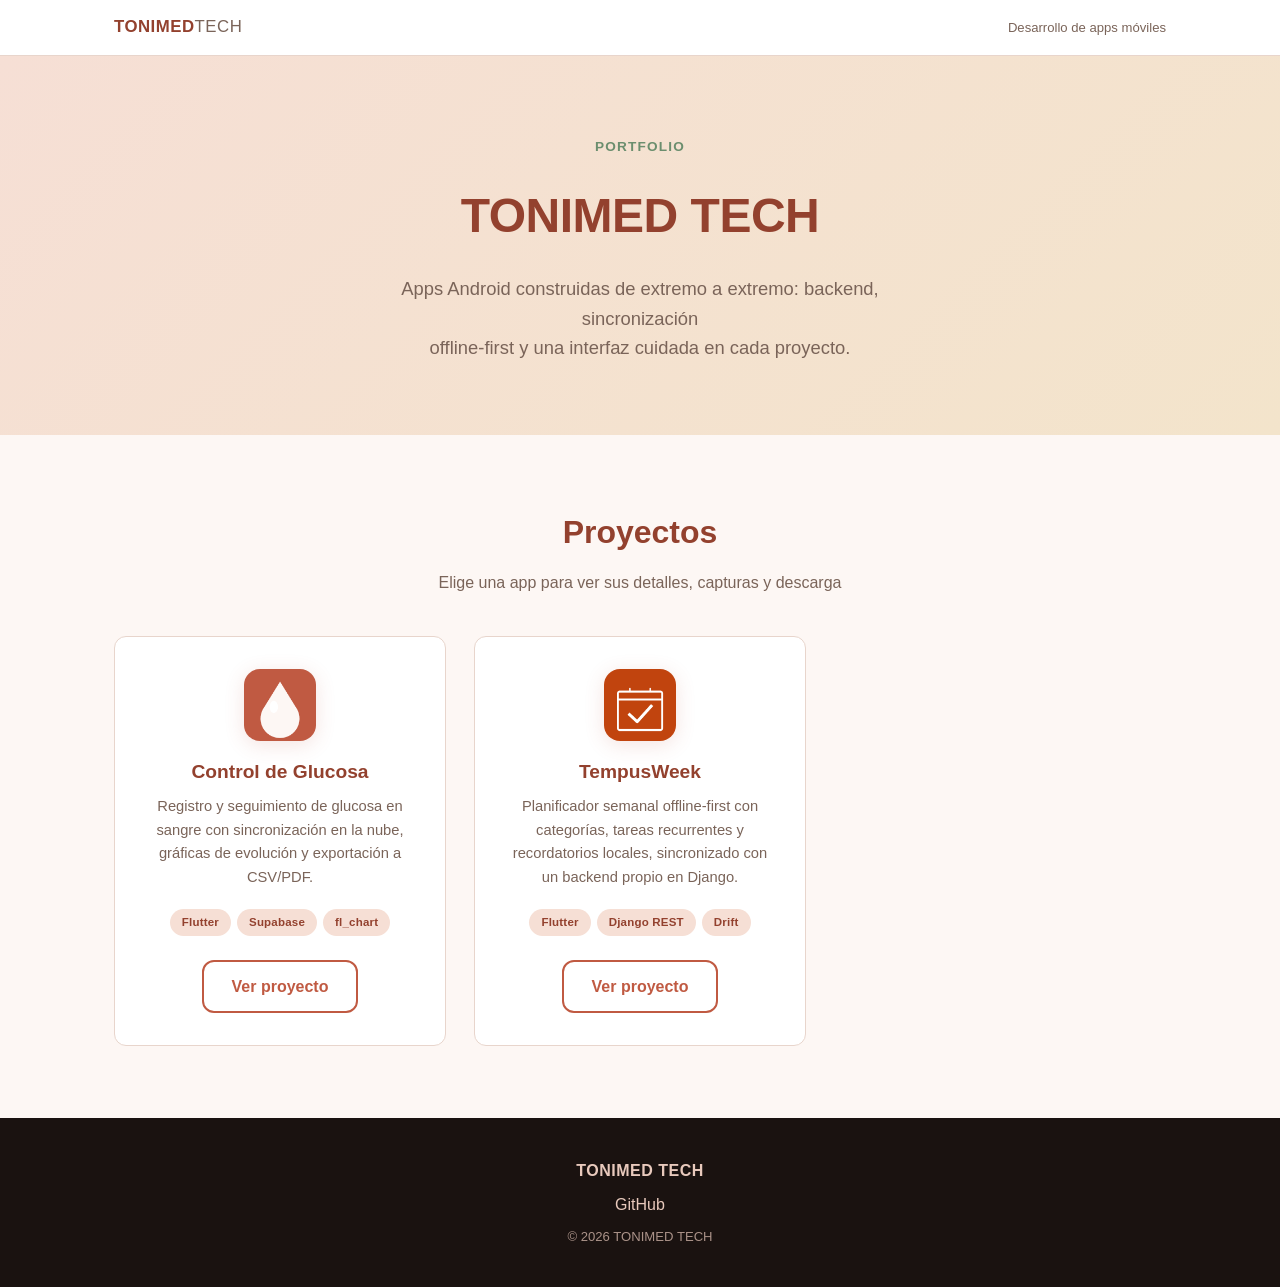
<file: docs/index.html>
<!DOCTYPE html>
<html lang="es">
<head>
  <meta charset="UTF-8" />
  <meta name="viewport" content="width=device-width, initial-scale=1.0" />
  <meta name="description" content="TONIMED TECH — portfolio de apps Android: Control de Glucosa y TempusWeek." />
  <title>TONIMED TECH — Portfolio</title>
  <link rel="stylesheet" href="css/style.css" />
  <link rel="icon" type="image/png" href="glucocontrol/img/logo.png" />
</head>
<body>

  <!-- ═══════════════════ BRANDBAR ═══════════════════ -->
  <nav class="brandbar">
    <div class="container brandbar__inner">
      <a href="index.html" class="brandbar__logo">TONIMED<span>TECH</span></a>
      <span class="brandbar__tagline">Desarrollo de apps móviles</span>
    </div>
  </nav>

  <!-- ═══════════════════ HERO ═══════════════════ -->
  <header class="hero">
    <div class="container hero__inner">
      <p class="hero__eyebrow">Portfolio</p>
      <h1 class="hero__title">TONIMED TECH</h1>
      <p class="hero__subtitle">
        Apps Android construidas de extremo a extremo: backend, sincronización<br />
        offline-first y una interfaz cuidada en cada proyecto.
      </p>
    </div>
  </header>

  <!-- ═══════════════════ PROYECTOS ═══════════════════ -->
  <section class="section" id="proyectos">
    <div class="container">
      <h2 class="section__title">Proyectos</h2>
      <p class="section__subtitle">Elige una app para ver sus detalles, capturas y descarga</p>
      <div class="projects">

        <a href="glucocontrol/index.html" class="project-card">
          <img src="glucocontrol/img/logo.png" alt="Icono de Control de Glucosa" class="project-card__logo" />
          <h3 class="project-card__title">Control de Glucosa</h3>
          <p class="project-card__desc">
            Registro y seguimiento de glucosa en sangre con sincronización en la nube,
            gráficas de evolución y exportación a CSV/PDF.
          </p>
          <div class="project-card__badges">
            <span class="badge">Flutter</span>
            <span class="badge">Supabase</span>
            <span class="badge">fl_chart</span>
          </div>
          <span class="btn btn--secondary">Ver proyecto</span>
        </a>

        <a href="tempusweek/index.html" class="project-card">
          <img src="tempusweek/img/logo.png" alt="Icono de TempusWeek" class="project-card__logo" />
          <h3 class="project-card__title">TempusWeek</h3>
          <p class="project-card__desc">
            Planificador semanal offline-first con categorías, tareas recurrentes
            y recordatorios locales, sincronizado con un backend propio en Django.
          </p>
          <div class="project-card__badges">
            <span class="badge">Flutter</span>
            <span class="badge">Django REST</span>
            <span class="badge">Drift</span>
          </div>
          <span class="btn btn--secondary">Ver proyecto</span>
        </a>

      </div>
    </div>
  </section>

  <!-- ═══════════════════ FOOTER ═══════════════════ -->
  <footer class="footer">
    <div class="container footer__inner">
      <p style="font-weight:700; letter-spacing:0.5px;">TONIMED TECH</p>
      <p>
        <a href="https://github.com/tonimed" target="_blank" rel="noopener">GitHub</a>
      </p>
      <p class="footer__copy">© 2026 TONIMED TECH</p>
    </div>
  </footer>

</body>
</html>
</file>
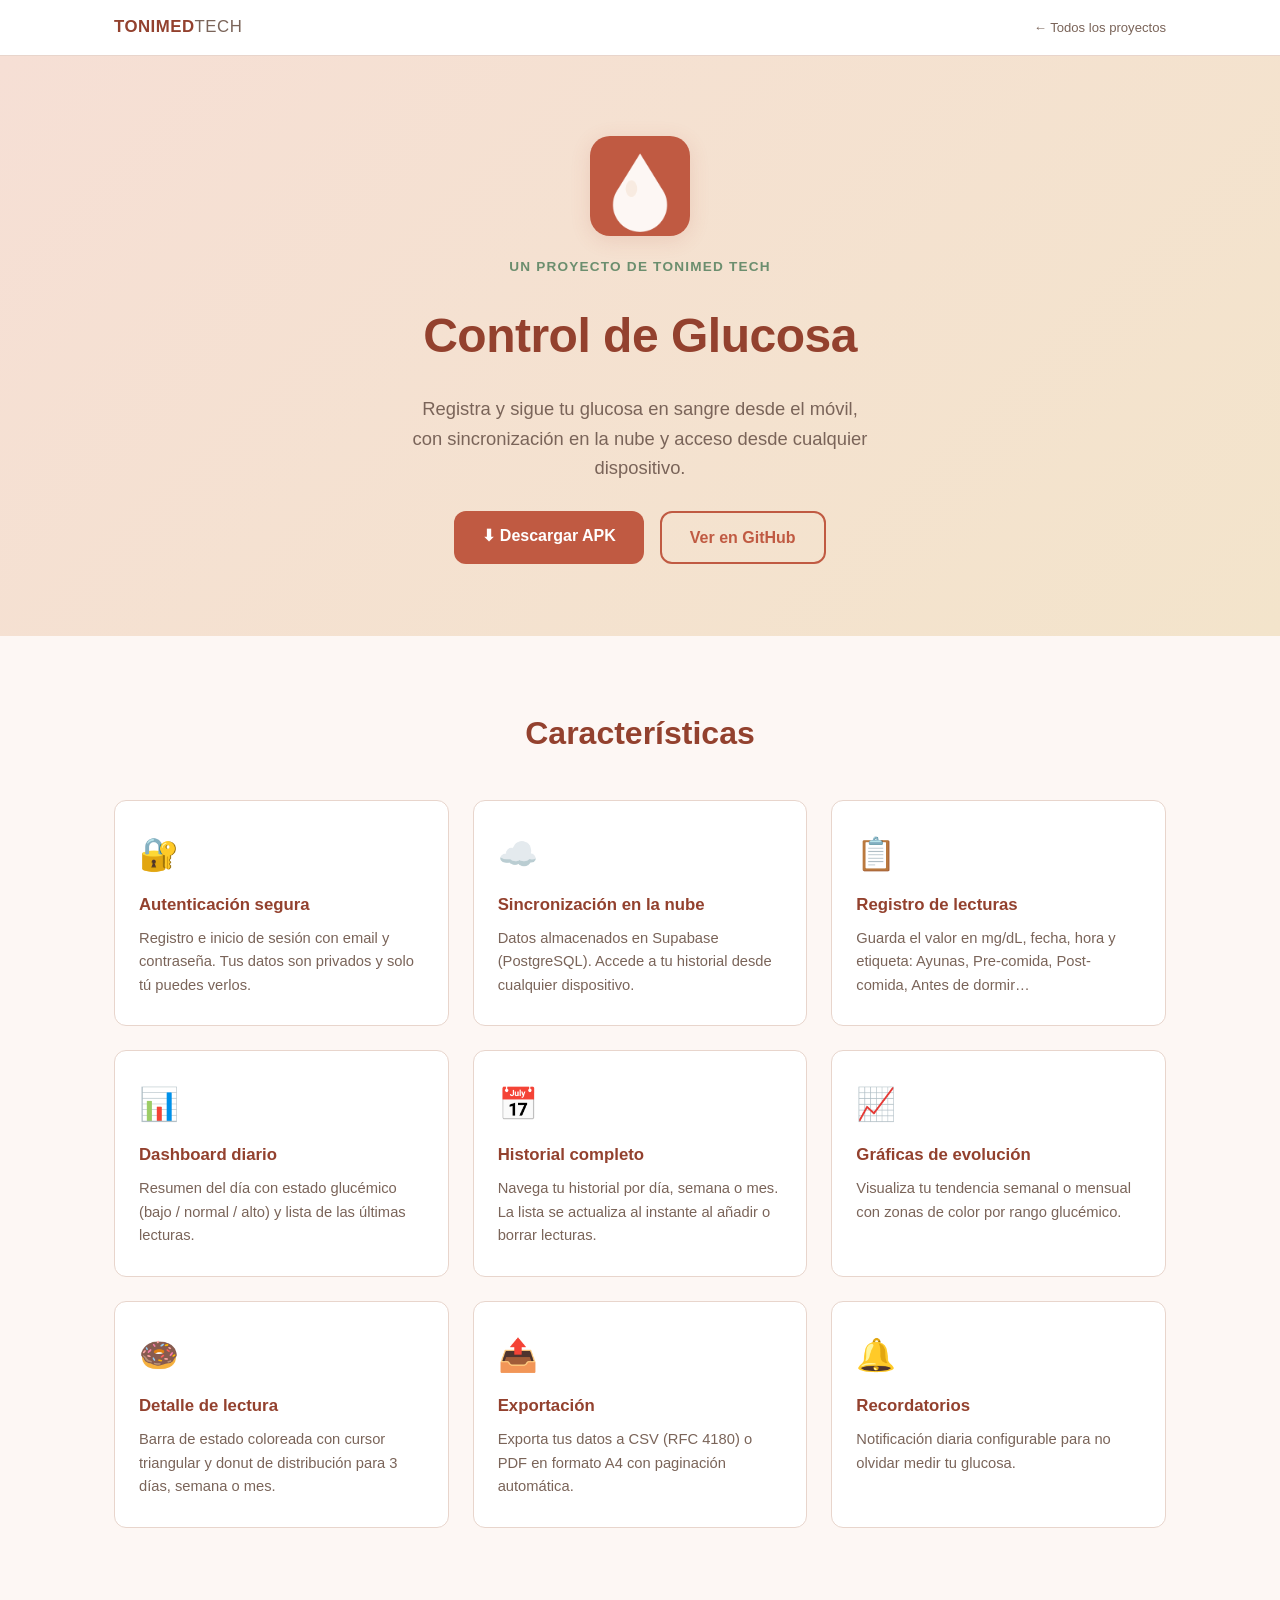
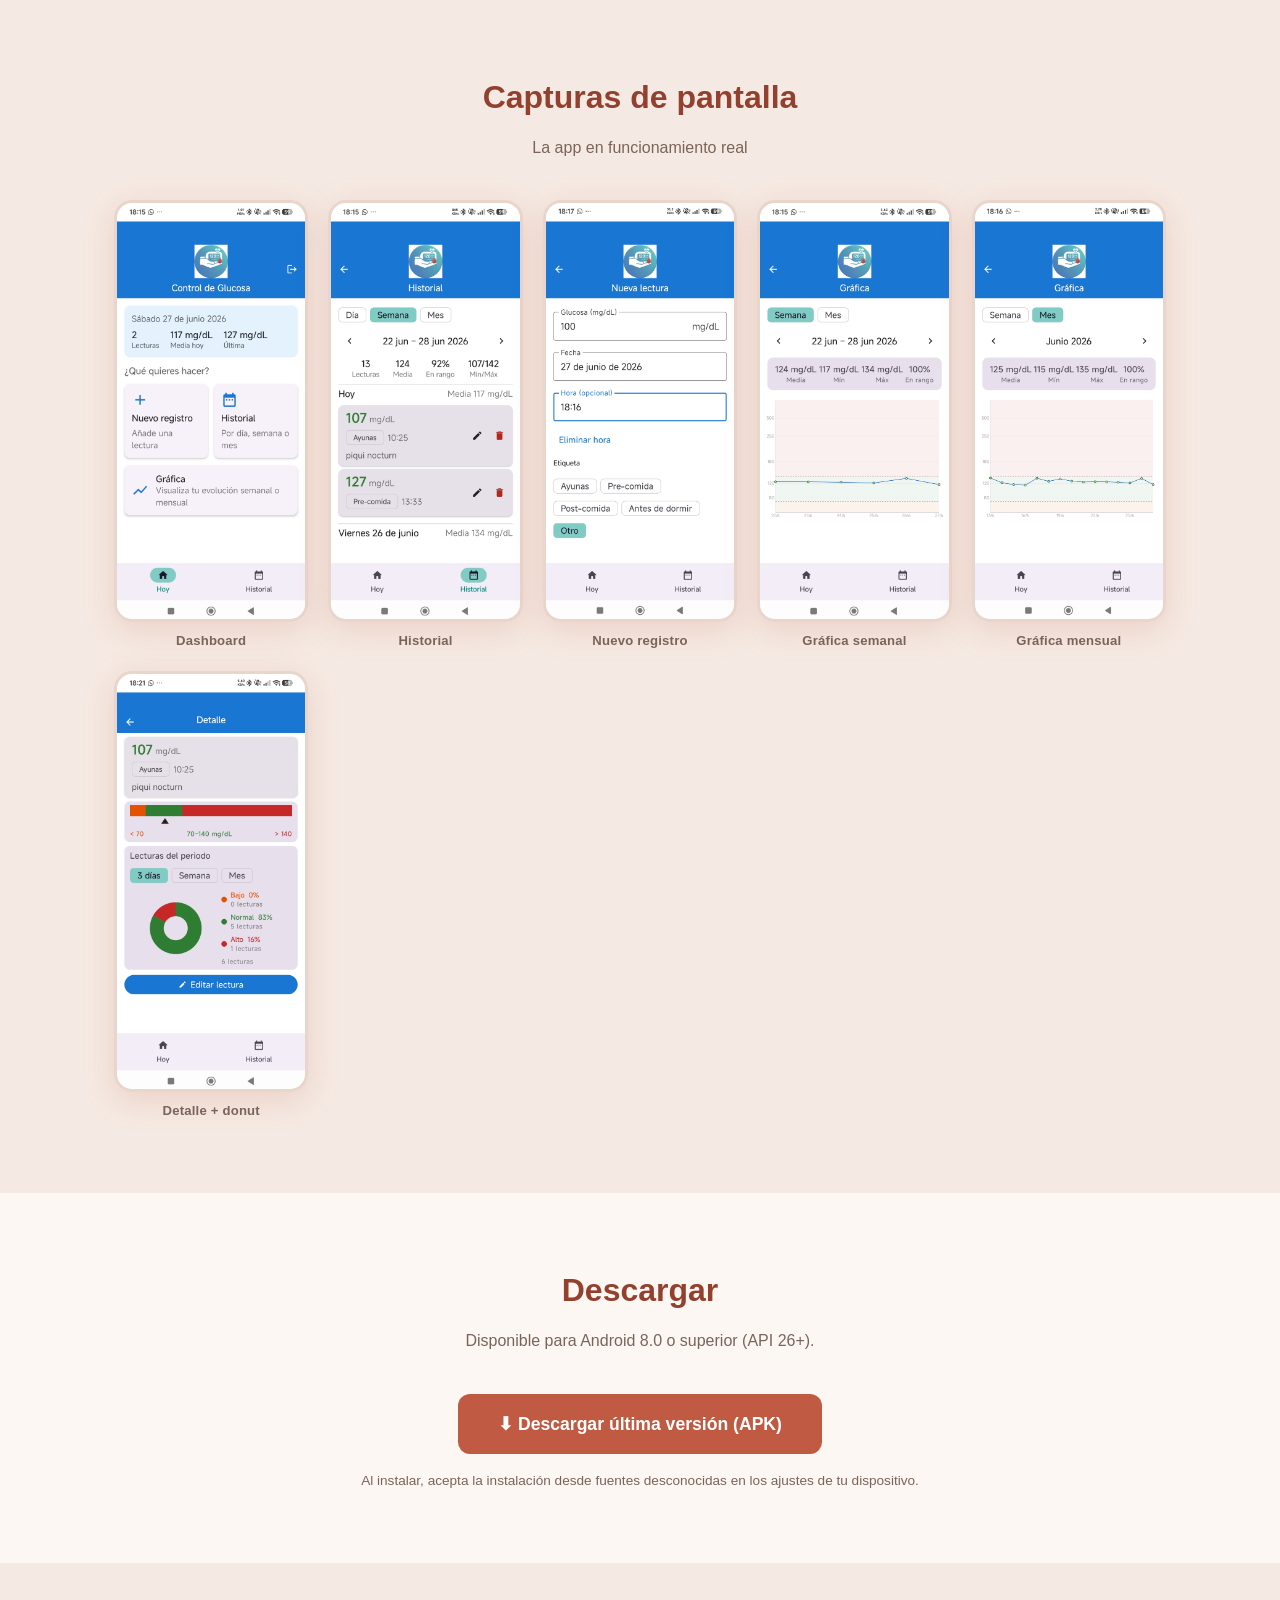
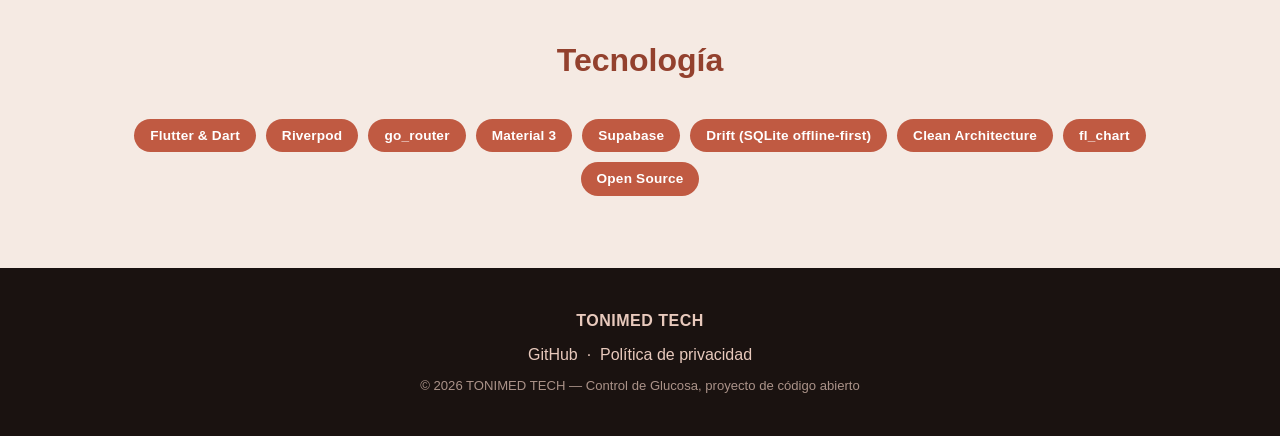
<file: docs/glucocontrol/index.html>
<!DOCTYPE html>
<html lang="es">
<head>
  <meta charset="UTF-8" />
  <meta name="viewport" content="width=device-width, initial-scale=1.0" />
  <meta name="description" content="TONIMED TECH — Control de Glucosa, app Android para registro y seguimiento de glucosa en sangre con sincronización en la nube." />
  <title>TONIMED TECH — Control de Glucosa</title>
  <link rel="stylesheet" href="../css/style.css" />
  <link rel="icon" type="image/png" href="img/logo.png" />
</head>
<body>

  <!-- ═══════════════════ BRANDBAR ═══════════════════ -->
  <nav class="brandbar">
    <div class="container brandbar__inner">
      <a href="../index.html" class="brandbar__logo">TONIMED<span>TECH</span></a>
      <span class="brandbar__tagline">← Todos los proyectos</span>
    </div>
  </nav>

  <!-- ═══════════════════ HERO ═══════════════════ -->
  <header class="hero">
    <div class="container hero__inner">
      <img src="img/logo.png" alt="Icono de Control de Glucosa" class="hero__logo" />
      <p class="hero__eyebrow">Un proyecto de TONIMED TECH</p>
      <h1 class="hero__title">Control de Glucosa</h1>
      <p class="hero__subtitle">
        Registra y sigue tu glucosa en sangre desde el móvil,<br />
        con sincronización en la nube y acceso desde cualquier dispositivo.
      </p>
      <div class="hero__actions">
        <a href="https://github.com/tonimed/glucocontrol/releases/latest" class="btn btn--primary" target="_blank" rel="noopener">
          ⬇ Descargar APK
        </a>
        <a href="https://github.com/tonimed/glucocontrol" class="btn btn--secondary" target="_blank" rel="noopener">
          Ver en GitHub
        </a>
      </div>
    </div>
  </header>

  <!-- ═══════════════════ CARACTERÍSTICAS ═══════════════════ -->
  <section class="section" id="caracteristicas">
    <div class="container">
      <h2 class="section__title">Características</h2>
      <div class="features">

        <div class="feature-card">
          <span class="feature-card__icon">🔐</span>
          <h3>Autenticación segura</h3>
          <p>Registro e inicio de sesión con email y contraseña. Tus datos son privados y solo tú puedes verlos.</p>
        </div>

        <div class="feature-card">
          <span class="feature-card__icon">☁️</span>
          <h3>Sincronización en la nube</h3>
          <p>Datos almacenados en Supabase (PostgreSQL). Accede a tu historial desde cualquier dispositivo.</p>
        </div>

        <div class="feature-card">
          <span class="feature-card__icon">📋</span>
          <h3>Registro de lecturas</h3>
          <p>Guarda el valor en mg/dL, fecha, hora y etiqueta: Ayunas, Pre-comida, Post-comida, Antes de dormir…</p>
        </div>

        <div class="feature-card">
          <span class="feature-card__icon">📊</span>
          <h3>Dashboard diario</h3>
          <p>Resumen del día con estado glucémico (bajo / normal / alto) y lista de las últimas lecturas.</p>
        </div>

        <div class="feature-card">
          <span class="feature-card__icon">📅</span>
          <h3>Historial completo</h3>
          <p>Navega tu historial por día, semana o mes. La lista se actualiza al instante al añadir o borrar lecturas.</p>
        </div>

        <div class="feature-card">
          <span class="feature-card__icon">📈</span>
          <h3>Gráficas de evolución</h3>
          <p>Visualiza tu tendencia semanal o mensual con zonas de color por rango glucémico.</p>
        </div>

        <div class="feature-card">
          <span class="feature-card__icon">🍩</span>
          <h3>Detalle de lectura</h3>
          <p>Barra de estado coloreada con cursor triangular y donut de distribución para 3 días, semana o mes.</p>
        </div>

        <div class="feature-card">
          <span class="feature-card__icon">📤</span>
          <h3>Exportación</h3>
          <p>Exporta tus datos a CSV (RFC 4180) o PDF en formato A4 con paginación automática.</p>
        </div>

        <div class="feature-card">
          <span class="feature-card__icon">🔔</span>
          <h3>Recordatorios</h3>
          <p>Notificación diaria configurable para no olvidar medir tu glucosa.</p>
        </div>

      </div>
    </div>
  </section>

  <!-- ═══════════════════ CAPTURAS ═══════════════════ -->
  <section class="section section--alt" id="capturas">
    <div class="container">
      <h2 class="section__title">Capturas de pantalla</h2>
      <p class="section__subtitle">La app en funcionamiento real</p>
      <div class="screenshots">
        <figure class="screenshot-item">
          <img src="img/screenshots/screenshot_dashboard.jpg" alt="Dashboard diario con resumen de lecturas" loading="lazy" />
          <figcaption>Dashboard</figcaption>
        </figure>
        <figure class="screenshot-item">
          <img src="img/screenshots/screenshot_historial.jpg" alt="Historial semanal de lecturas" loading="lazy" />
          <figcaption>Historial</figcaption>
        </figure>
        <figure class="screenshot-item">
          <img src="img/screenshots/screenshot_nueva_lectura.jpg" alt="Formulario de nueva lectura" loading="lazy" />
          <figcaption>Nuevo registro</figcaption>
        </figure>
        <figure class="screenshot-item">
          <img src="img/screenshots/screenshot_grafica_semana.jpg" alt="Gráfica de evolución semanal" loading="lazy" />
          <figcaption>Gráfica semanal</figcaption>
        </figure>
        <figure class="screenshot-item">
          <img src="img/screenshots/screenshot_grafica_mes.jpg" alt="Gráfica de evolución mensual" loading="lazy" />
          <figcaption>Gráfica mensual</figcaption>
        </figure>
        <figure class="screenshot-item">
          <img src="img/screenshots/screenshot_detalle.jpg" alt="Detalle de lectura con donut de distribución" loading="lazy" />
          <figcaption>Detalle + donut</figcaption>
        </figure>
      </div>
    </div>
  </section>

  <!-- ═══════════════════ DESCARGA ═══════════════════ -->
  <section class="section" id="descarga">
    <div class="container text-center">
      <h2 class="section__title">Descargar</h2>
      <p class="section__subtitle">
        Disponible para Android 8.0 o superior (API 26+).
      </p>
      <a href="https://github.com/tonimed/glucocontrol/releases/latest" class="btn btn--primary btn--large" target="_blank" rel="noopener">
        ⬇ Descargar última versión (APK)
      </a>
      <p class="download-note">
        Al instalar, acepta la instalación desde fuentes desconocidas en los ajustes de tu dispositivo.
      </p>
    </div>
  </section>

  <!-- ═══════════════════ TECNOLOGÍA ═══════════════════ -->
  <section class="section section--alt" id="tecnologia">
    <div class="container">
      <h2 class="section__title">Tecnología</h2>
      <div class="badges">
        <span class="badge">Flutter &amp; Dart</span>
        <span class="badge">Riverpod</span>
        <span class="badge">go_router</span>
        <span class="badge">Material 3</span>
        <span class="badge">Supabase</span>
        <span class="badge">Drift (SQLite offline-first)</span>
        <span class="badge">Clean Architecture</span>
        <span class="badge">fl_chart</span>
        <span class="badge">Open Source</span>
      </div>
    </div>
  </section>

  <!-- ═══════════════════ FOOTER ═══════════════════ -->
  <footer class="footer">
    <div class="container footer__inner">
      <p style="font-weight:700; letter-spacing:0.5px;">TONIMED TECH</p>
      <p>
        <a href="https://github.com/tonimed/glucocontrol" target="_blank" rel="noopener">GitHub</a>
        &nbsp;·&nbsp;
        <a href="privacy.html">Política de privacidad</a>
      </p>
      <p class="footer__copy">© 2026 TONIMED TECH — Control de Glucosa, proyecto de código abierto</p>
    </div>
  </footer>

</body>
</html>
</file>
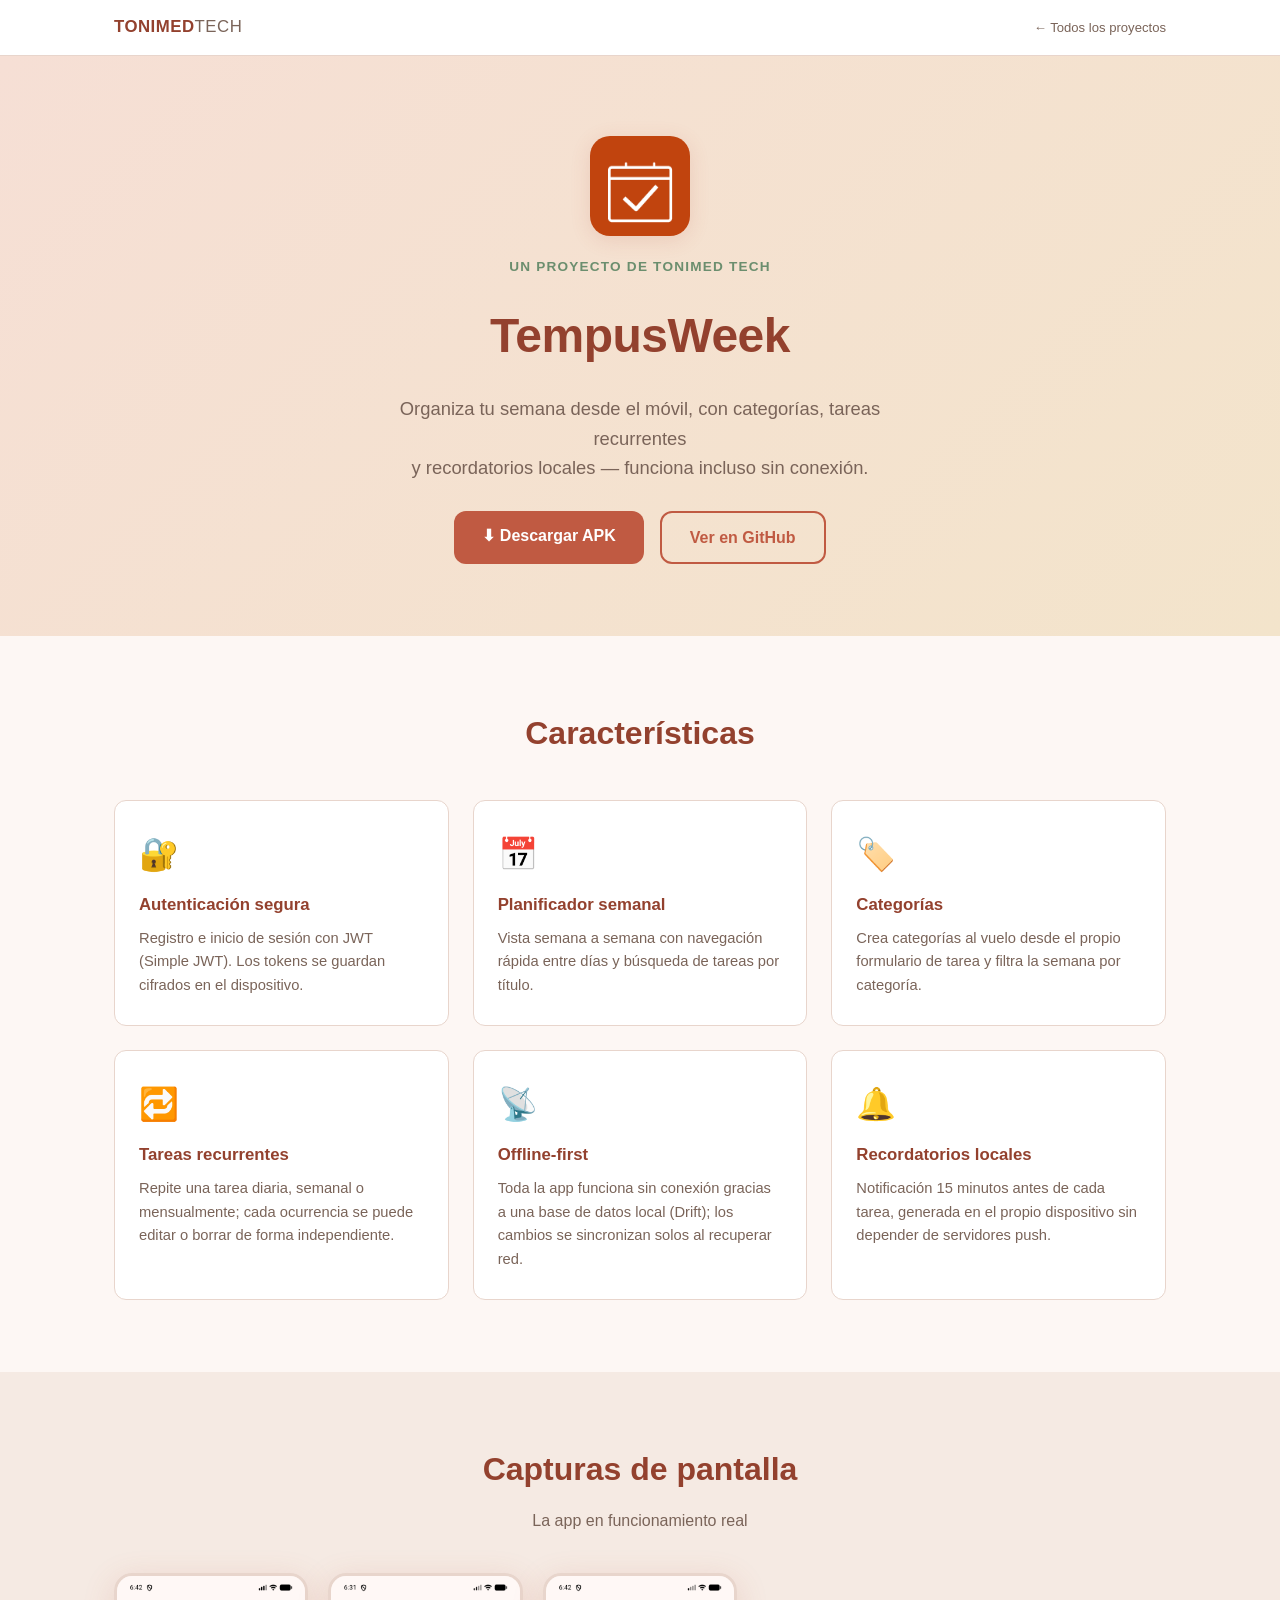
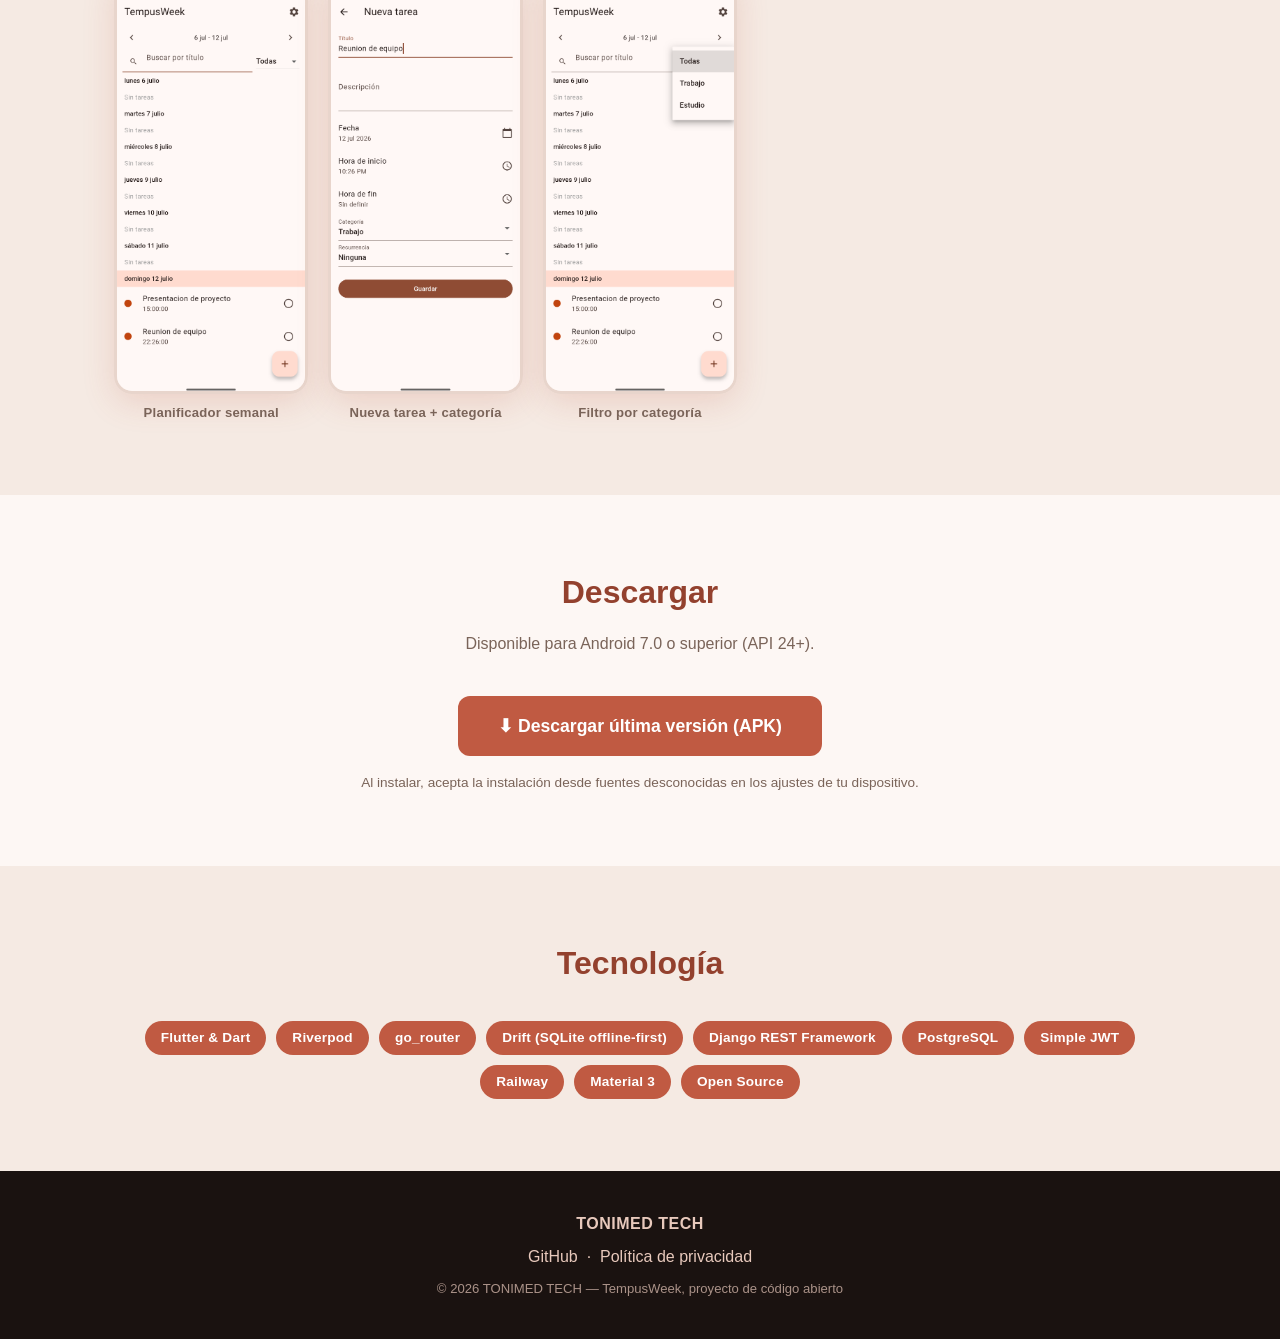
<file: docs/tempusweek/index.html>
<!DOCTYPE html>
<html lang="es">
<head>
  <meta charset="UTF-8" />
  <meta name="viewport" content="width=device-width, initial-scale=1.0" />
  <meta name="description" content="TONIMED TECH — TempusWeek, planificador semanal Android con sincronización offline-first y recordatorios locales." />
  <title>TONIMED TECH — TempusWeek</title>
  <link rel="stylesheet" href="../css/style.css" />
  <link rel="icon" type="image/png" href="img/logo.png" />
</head>
<body>

  <!-- ═══════════════════ BRANDBAR ═══════════════════ -->
  <nav class="brandbar">
    <div class="container brandbar__inner">
      <a href="../index.html" class="brandbar__logo">TONIMED<span>TECH</span></a>
      <span class="brandbar__tagline">← Todos los proyectos</span>
    </div>
  </nav>

  <!-- ═══════════════════ HERO ═══════════════════ -->
  <header class="hero">
    <div class="container hero__inner">
      <img src="img/logo.png" alt="Icono de TempusWeek" class="hero__logo" />
      <p class="hero__eyebrow">Un proyecto de TONIMED TECH</p>
      <h1 class="hero__title">TempusWeek</h1>
      <p class="hero__subtitle">
        Organiza tu semana desde el móvil, con categorías, tareas recurrentes<br />
        y recordatorios locales — funciona incluso sin conexión.
      </p>
      <div class="hero__actions">
        <a href="https://github.com/tonimed/TempusWeek/releases" class="btn btn--primary" target="_blank" rel="noopener">
          ⬇ Descargar APK
        </a>
        <a href="https://github.com/tonimed/TempusWeek" class="btn btn--secondary" target="_blank" rel="noopener">
          Ver en GitHub
        </a>
      </div>
    </div>
  </header>

  <!-- ═══════════════════ CARACTERÍSTICAS ═══════════════════ -->
  <section class="section" id="caracteristicas">
    <div class="container">
      <h2 class="section__title">Características</h2>
      <div class="features">

        <div class="feature-card">
          <span class="feature-card__icon">🔐</span>
          <h3>Autenticación segura</h3>
          <p>Registro e inicio de sesión con JWT (Simple JWT). Los tokens se guardan cifrados en el dispositivo.</p>
        </div>

        <div class="feature-card">
          <span class="feature-card__icon">📅</span>
          <h3>Planificador semanal</h3>
          <p>Vista semana a semana con navegación rápida entre días y búsqueda de tareas por título.</p>
        </div>

        <div class="feature-card">
          <span class="feature-card__icon">🏷️</span>
          <h3>Categorías</h3>
          <p>Crea categorías al vuelo desde el propio formulario de tarea y filtra la semana por categoría.</p>
        </div>

        <div class="feature-card">
          <span class="feature-card__icon">🔁</span>
          <h3>Tareas recurrentes</h3>
          <p>Repite una tarea diaria, semanal o mensualmente; cada ocurrencia se puede editar o borrar de forma independiente.</p>
        </div>

        <div class="feature-card">
          <span class="feature-card__icon">📡</span>
          <h3>Offline-first</h3>
          <p>Toda la app funciona sin conexión gracias a una base de datos local (Drift); los cambios se sincronizan solos al recuperar red.</p>
        </div>

        <div class="feature-card">
          <span class="feature-card__icon">🔔</span>
          <h3>Recordatorios locales</h3>
          <p>Notificación 15 minutos antes de cada tarea, generada en el propio dispositivo sin depender de servidores push.</p>
        </div>

      </div>
    </div>
  </section>

  <!-- ═══════════════════ CAPTURAS ═══════════════════ -->
  <section class="section section--alt" id="capturas">
    <div class="container">
      <h2 class="section__title">Capturas de pantalla</h2>
      <p class="section__subtitle">La app en funcionamiento real</p>
      <div class="screenshots">
        <figure class="screenshot-item">
          <img src="img/screenshots/screenshot_planificador_semanal.png" alt="Vista semanal con varias tareas y categorías" loading="lazy" />
          <figcaption>Planificador semanal</figcaption>
        </figure>
        <figure class="screenshot-item">
          <img src="img/screenshots/screenshot_tarea_categoria.png" alt="Formulario de nueva tarea con categoría" loading="lazy" />
          <figcaption>Nueva tarea + categoría</figcaption>
        </figure>
        <figure class="screenshot-item">
          <img src="img/screenshots/screenshot_filtro_categorias.png" alt="Filtro de tareas por categoría" loading="lazy" />
          <figcaption>Filtro por categoría</figcaption>
        </figure>
      </div>
    </div>
  </section>

  <!-- ═══════════════════ DESCARGA ═══════════════════ -->
  <section class="section" id="descarga">
    <div class="container text-center">
      <h2 class="section__title">Descargar</h2>
      <p class="section__subtitle">
        Disponible para Android 7.0 o superior (API 24+).
      </p>
      <a href="https://github.com/tonimed/TempusWeek/releases" class="btn btn--primary btn--large" target="_blank" rel="noopener">
        ⬇ Descargar última versión (APK)
      </a>
      <p class="download-note">
        Al instalar, acepta la instalación desde fuentes desconocidas en los ajustes de tu dispositivo.
      </p>
    </div>
  </section>

  <!-- ═══════════════════ TECNOLOGÍA ═══════════════════ -->
  <section class="section section--alt" id="tecnologia">
    <div class="container">
      <h2 class="section__title">Tecnología</h2>
      <div class="badges">
        <span class="badge">Flutter &amp; Dart</span>
        <span class="badge">Riverpod</span>
        <span class="badge">go_router</span>
        <span class="badge">Drift (SQLite offline-first)</span>
        <span class="badge">Django REST Framework</span>
        <span class="badge">PostgreSQL</span>
        <span class="badge">Simple JWT</span>
        <span class="badge">Railway</span>
        <span class="badge">Material 3</span>
        <span class="badge">Open Source</span>
      </div>
    </div>
  </section>

  <!-- ═══════════════════ FOOTER ═══════════════════ -->
  <footer class="footer">
    <div class="container footer__inner">
      <p style="font-weight:700; letter-spacing:0.5px;">TONIMED TECH</p>
      <p>
        <a href="https://github.com/tonimed/TempusWeek" target="_blank" rel="noopener">GitHub</a>
        &nbsp;·&nbsp;
        <a href="privacy.html">Política de privacidad</a>
      </p>
      <p class="footer__copy">© 2026 TONIMED TECH — TempusWeek, proyecto de código abierto</p>
    </div>
  </footer>

</body>
</html>
</file>
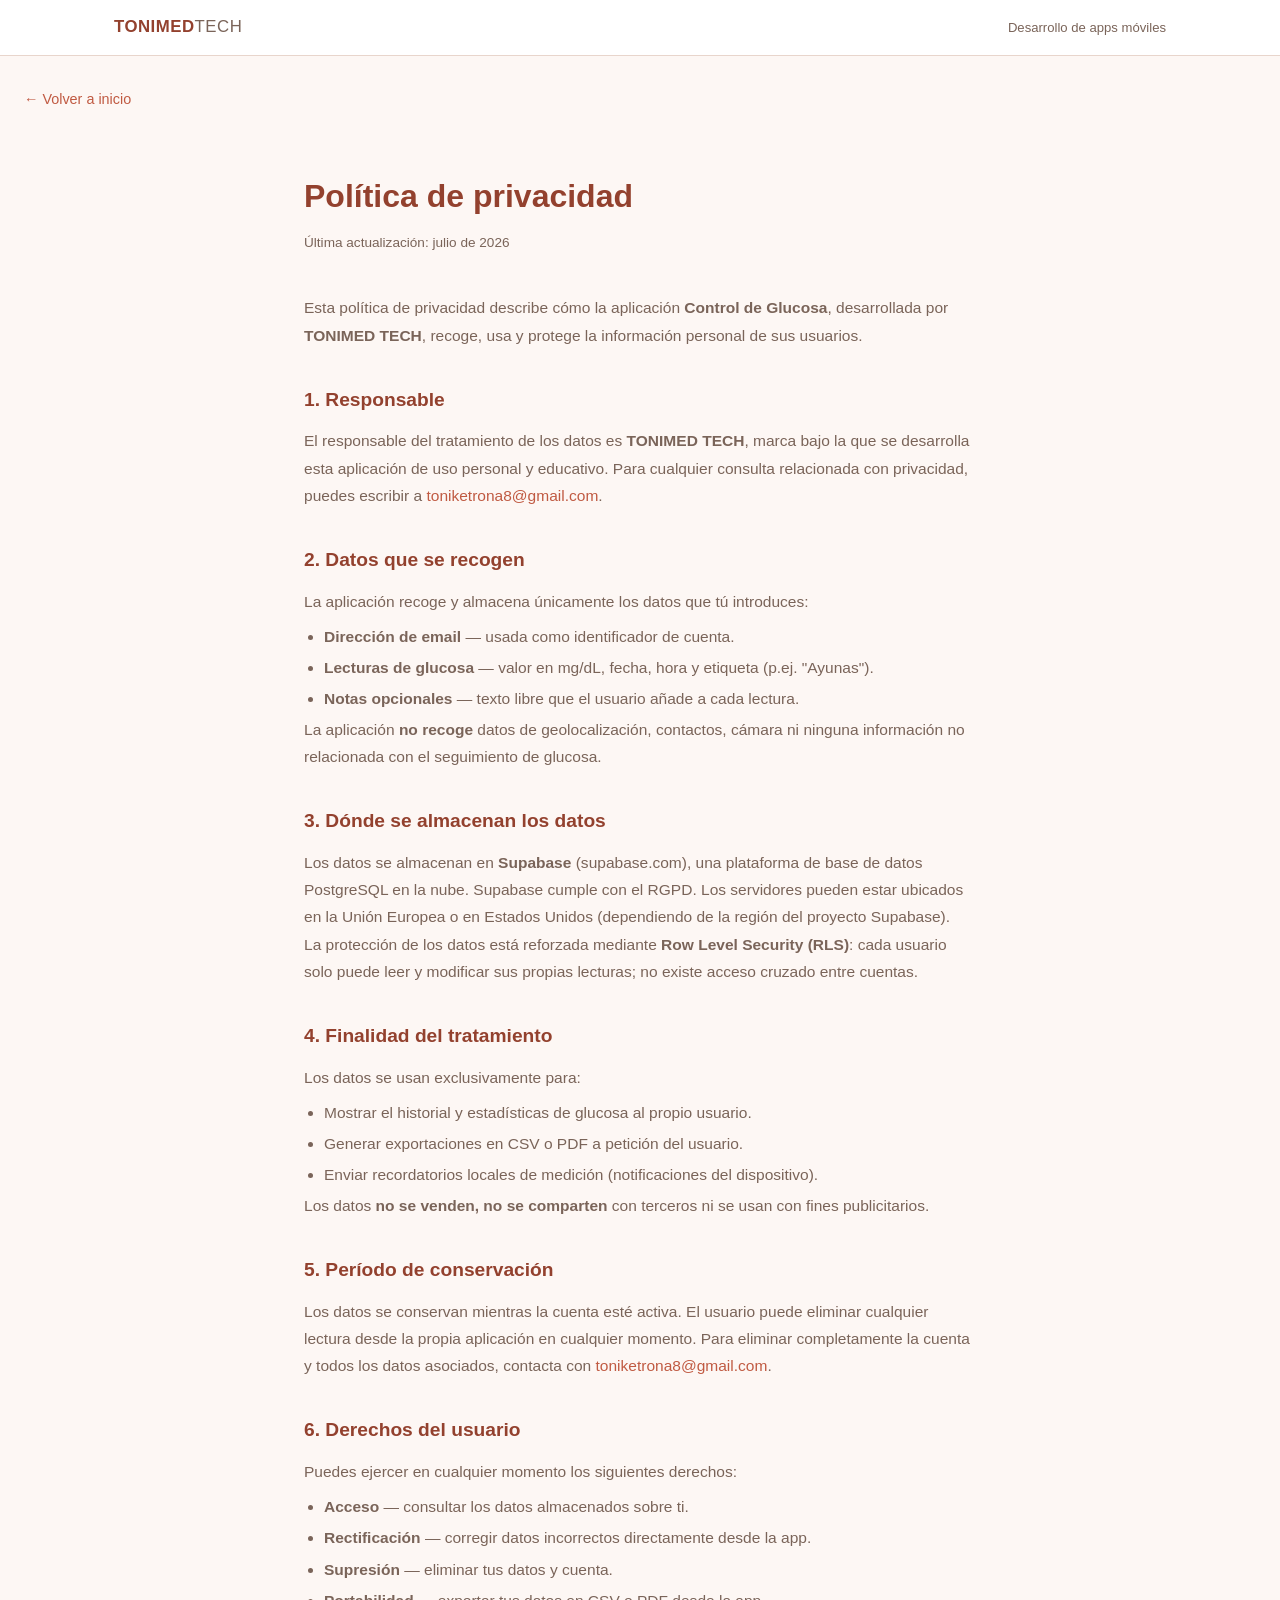
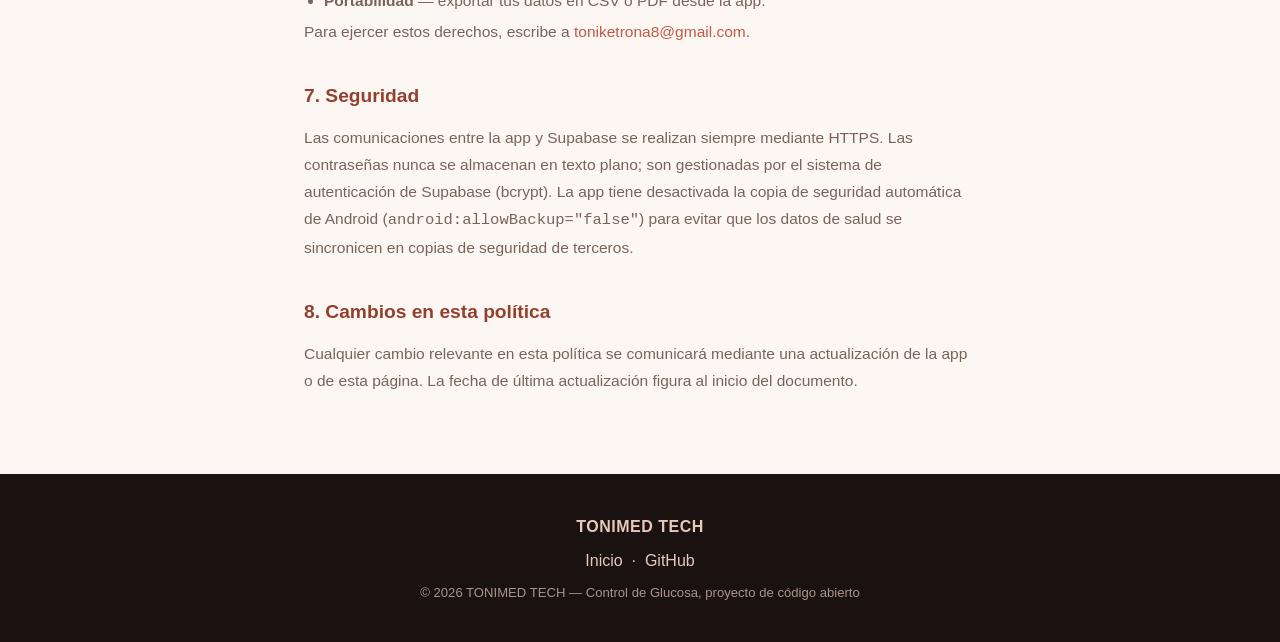
<file: docs/privacy.html>
<!DOCTYPE html>
<html lang="es">
<head>
  <meta charset="UTF-8" />
  <meta name="viewport" content="width=device-width, initial-scale=1.0" />
  <title>Política de privacidad — TONIMED TECH — Control de Glucosa</title>
  <link rel="stylesheet" href="css/style.css" />
  <link rel="icon" type="image/png" href="img/logo.png" />
  <style>
    .privacy-content {
      max-width: 720px;
      margin: 0 auto;
      padding: 60px 24px 80px;
    }
    .privacy-content h1 {
      font-size: 2rem;
      font-weight: 800;
      color: var(--color-primary-dk);
      margin-bottom: 8px;
    }
    .privacy-content .updated {
      font-size: 0.85rem;
      color: var(--color-muted);
      margin-bottom: 40px;
    }
    .privacy-content h2 {
      font-size: 1.2rem;
      font-weight: 700;
      color: var(--color-primary-dk);
      margin: 36px 0 12px;
    }
    .privacy-content p,
    .privacy-content li {
      font-size: 0.97rem;
      color: var(--color-muted);
      line-height: 1.75;
    }
    .privacy-content ul {
      padding-left: 20px;
      margin-top: 8px;
    }
    .privacy-content li { margin-bottom: 4px; }
    .back-link {
      display: inline-block;
      margin: 32px 0 0 24px;
      font-size: 0.9rem;
      color: var(--color-primary);
    }
    .back-link:hover { text-decoration: underline; }
  </style>
</head>
<body>

  <!-- ═══════════════════ BRANDBAR ═══════════════════ -->
  <nav class="brandbar">
    <div class="container brandbar__inner">
      <a href="index.html" class="brandbar__logo">TONIMED<span>TECH</span></a>
      <span class="brandbar__tagline">Desarrollo de apps móviles</span>
    </div>
  </nav>

  <a href="index.html" class="back-link">← Volver a inicio</a>

  <div class="privacy-content">
    <h1>Política de privacidad</h1>
    <p class="updated">Última actualización: julio de 2026</p>

    <p>
      Esta política de privacidad describe cómo la aplicación <strong>Control de Glucosa</strong>,
      desarrollada por <strong>TONIMED TECH</strong>, recoge, usa y protege la información
      personal de sus usuarios.
    </p>

    <h2>1. Responsable</h2>
    <p>
      El responsable del tratamiento de los datos es <strong>TONIMED TECH</strong>, marca bajo
      la que se desarrolla esta aplicación de uso personal y educativo. Para cualquier consulta
      relacionada con privacidad, puedes escribir a
      <a href="mailto:toniketrona8@gmail.com">toniketrona8@gmail.com</a>.
    </p>

    <h2>2. Datos que se recogen</h2>
    <p>La aplicación recoge y almacena únicamente los datos que tú introduces:</p>
    <ul>
      <li><strong>Dirección de email</strong> — usada como identificador de cuenta.</li>
      <li><strong>Lecturas de glucosa</strong> — valor en mg/dL, fecha, hora y etiqueta (p.ej. "Ayunas").</li>
      <li><strong>Notas opcionales</strong> — texto libre que el usuario añade a cada lectura.</li>
    </ul>
    <p>La aplicación <strong>no recoge</strong> datos de geolocalización, contactos, cámara ni ninguna información no relacionada con el seguimiento de glucosa.</p>

    <h2>3. Dónde se almacenan los datos</h2>
    <p>
      Los datos se almacenan en <strong>Supabase</strong> (supabase.com), una plataforma de base de datos
      PostgreSQL en la nube. Supabase cumple con el RGPD. Los servidores pueden estar ubicados en la
      Unión Europea o en Estados Unidos (dependiendo de la región del proyecto Supabase).
    </p>
    <p>
      La protección de los datos está reforzada mediante <strong>Row Level Security (RLS)</strong>:
      cada usuario solo puede leer y modificar sus propias lecturas; no existe acceso cruzado entre cuentas.
    </p>

    <h2>4. Finalidad del tratamiento</h2>
    <p>Los datos se usan exclusivamente para:</p>
    <ul>
      <li>Mostrar el historial y estadísticas de glucosa al propio usuario.</li>
      <li>Generar exportaciones en CSV o PDF a petición del usuario.</li>
      <li>Enviar recordatorios locales de medición (notificaciones del dispositivo).</li>
    </ul>
    <p>Los datos <strong>no se venden, no se comparten</strong> con terceros ni se usan con fines publicitarios.</p>

    <h2>5. Período de conservación</h2>
    <p>
      Los datos se conservan mientras la cuenta esté activa. El usuario puede eliminar
      cualquier lectura desde la propia aplicación en cualquier momento.
      Para eliminar completamente la cuenta y todos los datos asociados, contacta con
      <a href="mailto:toniketrona8@gmail.com">toniketrona8@gmail.com</a>.
    </p>

    <h2>6. Derechos del usuario</h2>
    <p>Puedes ejercer en cualquier momento los siguientes derechos:</p>
    <ul>
      <li><strong>Acceso</strong> — consultar los datos almacenados sobre ti.</li>
      <li><strong>Rectificación</strong> — corregir datos incorrectos directamente desde la app.</li>
      <li><strong>Supresión</strong> — eliminar tus datos y cuenta.</li>
      <li><strong>Portabilidad</strong> — exportar tus datos en CSV o PDF desde la app.</li>
    </ul>
    <p>Para ejercer estos derechos, escribe a <a href="mailto:toniketrona8@gmail.com">toniketrona8@gmail.com</a>.</p>

    <h2>7. Seguridad</h2>
    <p>
      Las comunicaciones entre la app y Supabase se realizan siempre mediante HTTPS.
      Las contraseñas nunca se almacenan en texto plano; son gestionadas por el sistema de
      autenticación de Supabase (bcrypt). La app tiene desactivada la copia de seguridad
      automática de Android (<code>android:allowBackup="false"</code>) para evitar que los datos
      de salud se sincronicen en copias de seguridad de terceros.
    </p>

    <h2>8. Cambios en esta política</h2>
    <p>
      Cualquier cambio relevante en esta política se comunicará mediante una actualización
      de la app o de esta página. La fecha de última actualización figura al inicio del documento.
    </p>
  </div>

  <footer class="footer">
    <div class="container footer__inner">
      <p style="font-weight:700; letter-spacing:0.5px;">TONIMED TECH</p>
      <p>
        <a href="index.html">Inicio</a>
        &nbsp;·&nbsp;
        <a href="https://github.com/tonimed/glucocontrol" target="_blank" rel="noopener">GitHub</a>
      </p>
      <p class="footer__copy">© 2026 TONIMED TECH — Control de Glucosa, proyecto de código abierto</p>
    </div>
  </footer>

</body>
</html>
</file>
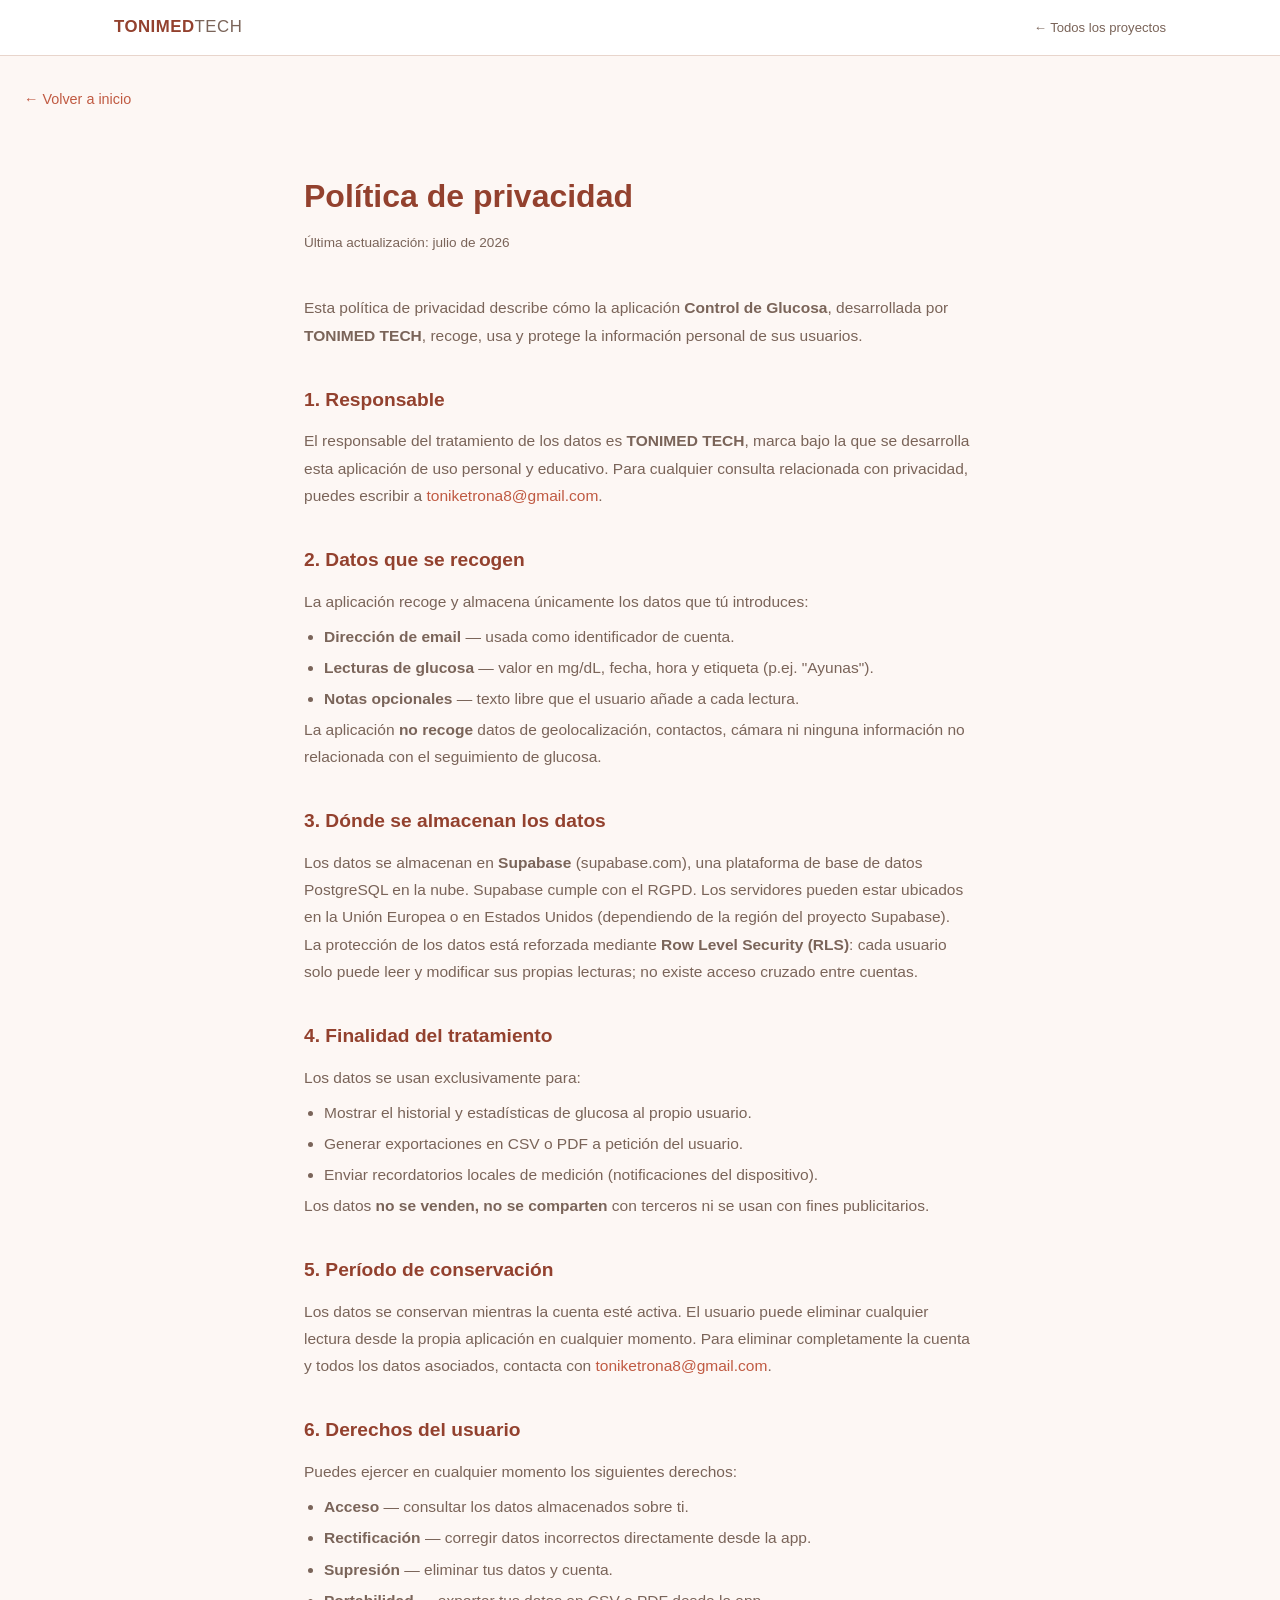
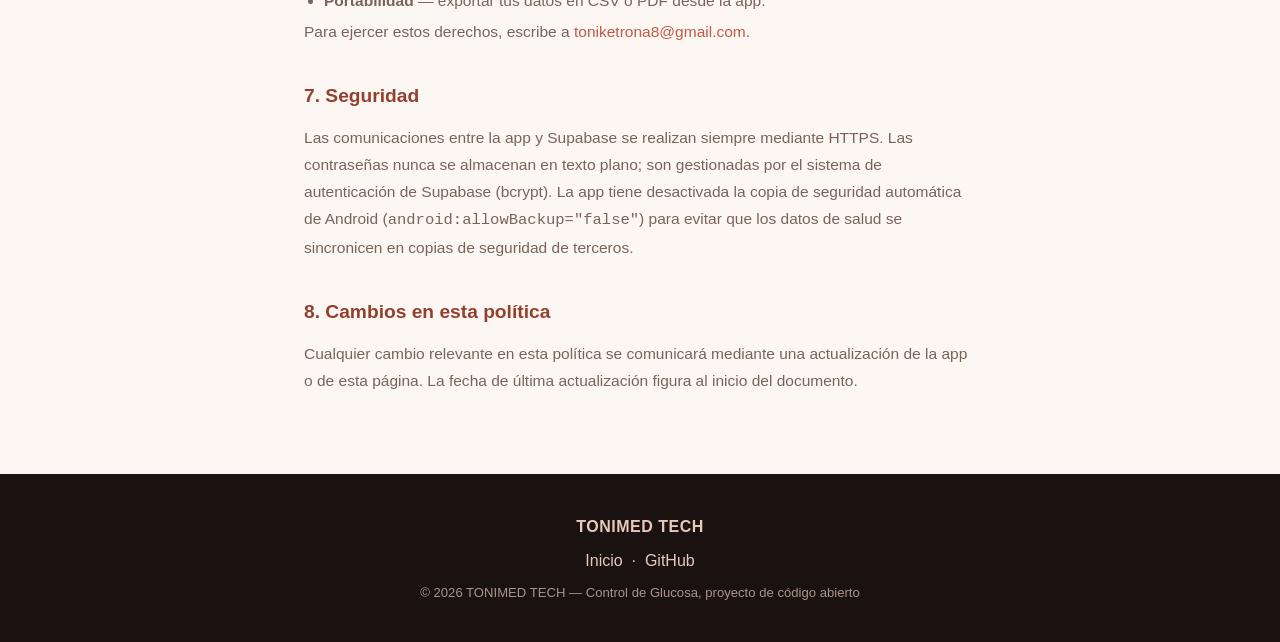
<file: docs/glucocontrol/privacy.html>
<!DOCTYPE html>
<html lang="es">
<head>
  <meta charset="UTF-8" />
  <meta name="viewport" content="width=device-width, initial-scale=1.0" />
  <title>Política de privacidad — TONIMED TECH — Control de Glucosa</title>
  <link rel="stylesheet" href="../css/style.css" />
  <link rel="icon" type="image/png" href="img/logo.png" />
  <style>
    .privacy-content {
      max-width: 720px;
      margin: 0 auto;
      padding: 60px 24px 80px;
    }
    .privacy-content h1 {
      font-size: 2rem;
      font-weight: 800;
      color: var(--color-primary-dk);
      margin-bottom: 8px;
    }
    .privacy-content .updated {
      font-size: 0.85rem;
      color: var(--color-muted);
      margin-bottom: 40px;
    }
    .privacy-content h2 {
      font-size: 1.2rem;
      font-weight: 700;
      color: var(--color-primary-dk);
      margin: 36px 0 12px;
    }
    .privacy-content p,
    .privacy-content li {
      font-size: 0.97rem;
      color: var(--color-muted);
      line-height: 1.75;
    }
    .privacy-content ul {
      padding-left: 20px;
      margin-top: 8px;
    }
    .privacy-content li { margin-bottom: 4px; }
    .back-link {
      display: inline-block;
      margin: 32px 0 0 24px;
      font-size: 0.9rem;
      color: var(--color-primary);
    }
    .back-link:hover { text-decoration: underline; }
  </style>
</head>
<body>

  <!-- ═══════════════════ BRANDBAR ═══════════════════ -->
  <nav class="brandbar">
    <div class="container brandbar__inner">
      <a href="../index.html" class="brandbar__logo">TONIMED<span>TECH</span></a>
      <span class="brandbar__tagline">← Todos los proyectos</span>
    </div>
  </nav>

  <a href="index.html" class="back-link">← Volver a inicio</a>

  <div class="privacy-content">
    <h1>Política de privacidad</h1>
    <p class="updated">Última actualización: julio de 2026</p>

    <p>
      Esta política de privacidad describe cómo la aplicación <strong>Control de Glucosa</strong>,
      desarrollada por <strong>TONIMED TECH</strong>, recoge, usa y protege la información
      personal de sus usuarios.
    </p>

    <h2>1. Responsable</h2>
    <p>
      El responsable del tratamiento de los datos es <strong>TONIMED TECH</strong>, marca bajo
      la que se desarrolla esta aplicación de uso personal y educativo. Para cualquier consulta
      relacionada con privacidad, puedes escribir a
      <a href="mailto:toniketrona8@gmail.com">toniketrona8@gmail.com</a>.
    </p>

    <h2>2. Datos que se recogen</h2>
    <p>La aplicación recoge y almacena únicamente los datos que tú introduces:</p>
    <ul>
      <li><strong>Dirección de email</strong> — usada como identificador de cuenta.</li>
      <li><strong>Lecturas de glucosa</strong> — valor en mg/dL, fecha, hora y etiqueta (p.ej. "Ayunas").</li>
      <li><strong>Notas opcionales</strong> — texto libre que el usuario añade a cada lectura.</li>
    </ul>
    <p>La aplicación <strong>no recoge</strong> datos de geolocalización, contactos, cámara ni ninguna información no relacionada con el seguimiento de glucosa.</p>

    <h2>3. Dónde se almacenan los datos</h2>
    <p>
      Los datos se almacenan en <strong>Supabase</strong> (supabase.com), una plataforma de base de datos
      PostgreSQL en la nube. Supabase cumple con el RGPD. Los servidores pueden estar ubicados en la
      Unión Europea o en Estados Unidos (dependiendo de la región del proyecto Supabase).
    </p>
    <p>
      La protección de los datos está reforzada mediante <strong>Row Level Security (RLS)</strong>:
      cada usuario solo puede leer y modificar sus propias lecturas; no existe acceso cruzado entre cuentas.
    </p>

    <h2>4. Finalidad del tratamiento</h2>
    <p>Los datos se usan exclusivamente para:</p>
    <ul>
      <li>Mostrar el historial y estadísticas de glucosa al propio usuario.</li>
      <li>Generar exportaciones en CSV o PDF a petición del usuario.</li>
      <li>Enviar recordatorios locales de medición (notificaciones del dispositivo).</li>
    </ul>
    <p>Los datos <strong>no se venden, no se comparten</strong> con terceros ni se usan con fines publicitarios.</p>

    <h2>5. Período de conservación</h2>
    <p>
      Los datos se conservan mientras la cuenta esté activa. El usuario puede eliminar
      cualquier lectura desde la propia aplicación en cualquier momento.
      Para eliminar completamente la cuenta y todos los datos asociados, contacta con
      <a href="mailto:toniketrona8@gmail.com">toniketrona8@gmail.com</a>.
    </p>

    <h2>6. Derechos del usuario</h2>
    <p>Puedes ejercer en cualquier momento los siguientes derechos:</p>
    <ul>
      <li><strong>Acceso</strong> — consultar los datos almacenados sobre ti.</li>
      <li><strong>Rectificación</strong> — corregir datos incorrectos directamente desde la app.</li>
      <li><strong>Supresión</strong> — eliminar tus datos y cuenta.</li>
      <li><strong>Portabilidad</strong> — exportar tus datos en CSV o PDF desde la app.</li>
    </ul>
    <p>Para ejercer estos derechos, escribe a <a href="mailto:toniketrona8@gmail.com">toniketrona8@gmail.com</a>.</p>

    <h2>7. Seguridad</h2>
    <p>
      Las comunicaciones entre la app y Supabase se realizan siempre mediante HTTPS.
      Las contraseñas nunca se almacenan en texto plano; son gestionadas por el sistema de
      autenticación de Supabase (bcrypt). La app tiene desactivada la copia de seguridad
      automática de Android (<code>android:allowBackup="false"</code>) para evitar que los datos
      de salud se sincronicen en copias de seguridad de terceros.
    </p>

    <h2>8. Cambios en esta política</h2>
    <p>
      Cualquier cambio relevante en esta política se comunicará mediante una actualización
      de la app o de esta página. La fecha de última actualización figura al inicio del documento.
    </p>
  </div>

  <footer class="footer">
    <div class="container footer__inner">
      <p style="font-weight:700; letter-spacing:0.5px;">TONIMED TECH</p>
      <p>
        <a href="index.html">Inicio</a>
        &nbsp;·&nbsp;
        <a href="https://github.com/tonimed/glucocontrol" target="_blank" rel="noopener">GitHub</a>
      </p>
      <p class="footer__copy">© 2026 TONIMED TECH — Control de Glucosa, proyecto de código abierto</p>
    </div>
  </footer>

</body>
</html>
</file>
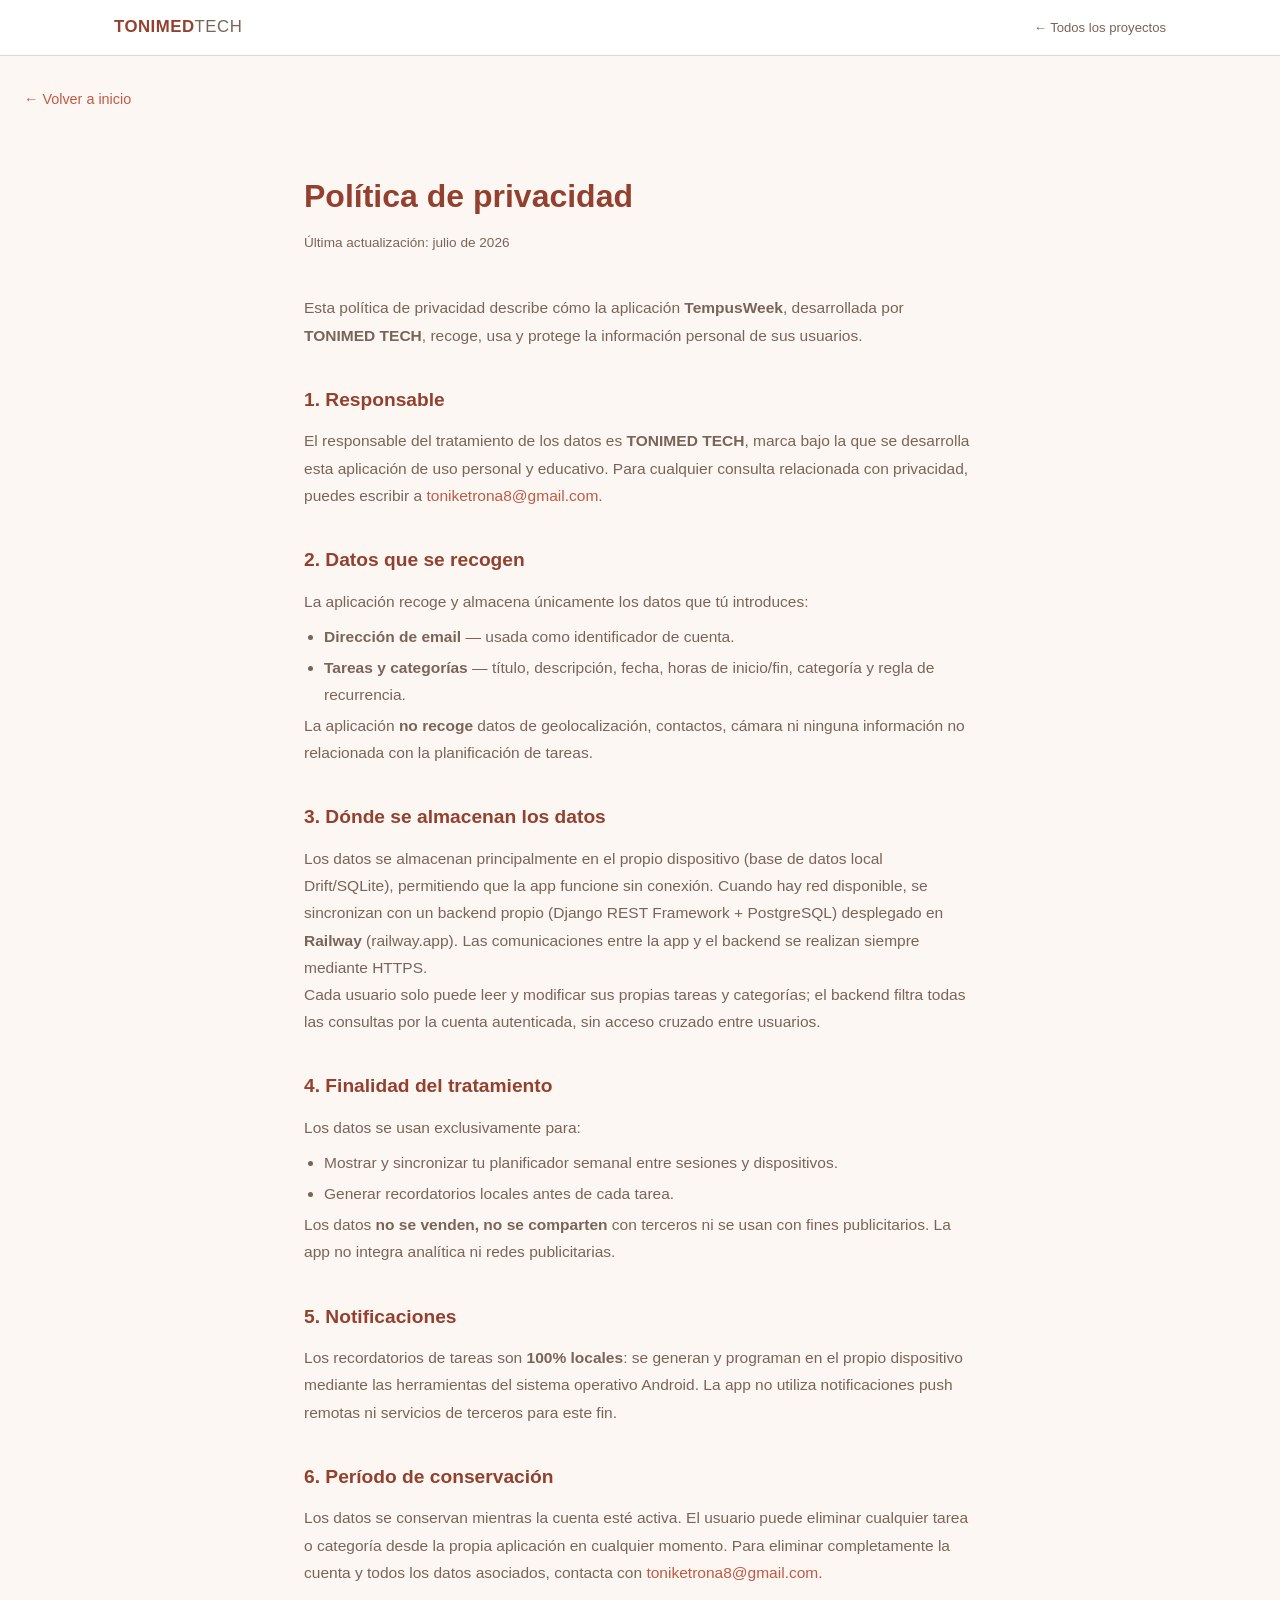
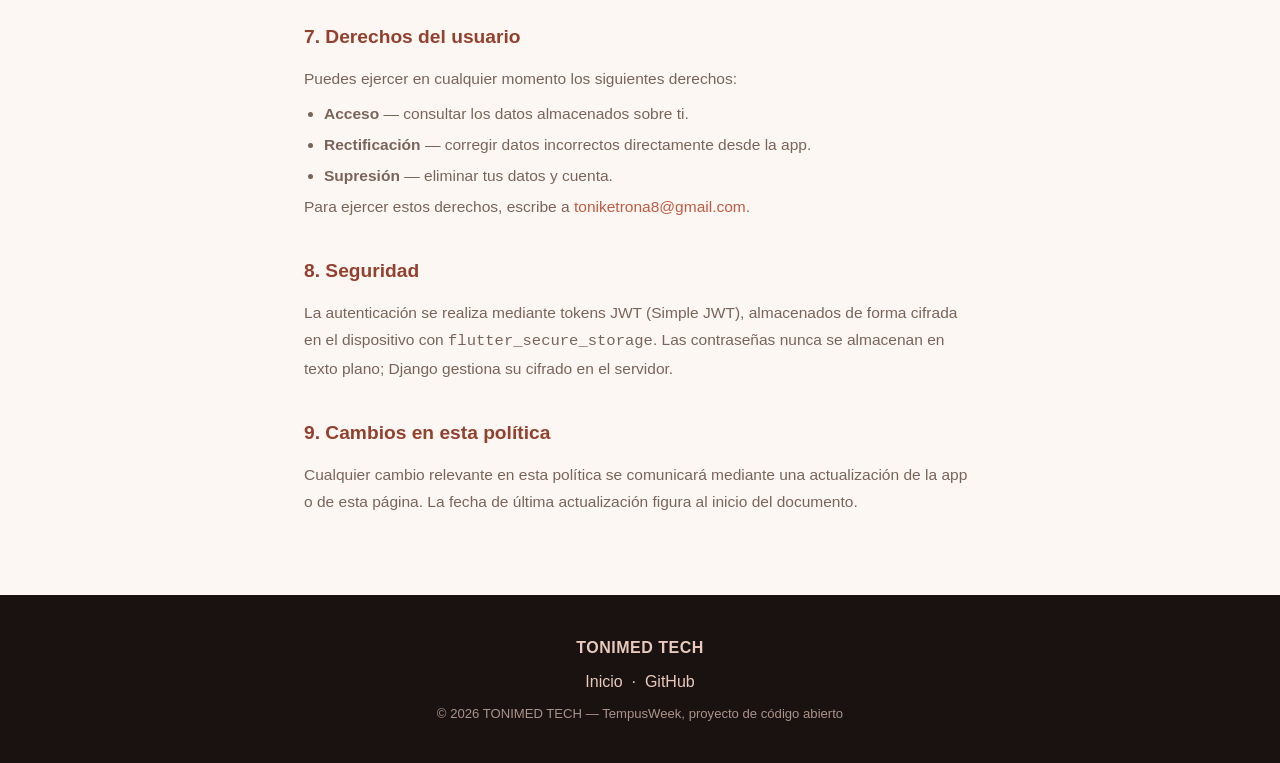
<file: docs/tempusweek/privacy.html>
<!DOCTYPE html>
<html lang="es">
<head>
  <meta charset="UTF-8" />
  <meta name="viewport" content="width=device-width, initial-scale=1.0" />
  <title>Política de privacidad — TONIMED TECH — TempusWeek</title>
  <link rel="stylesheet" href="../css/style.css" />
  <link rel="icon" type="image/png" href="img/logo.png" />
  <style>
    .privacy-content {
      max-width: 720px;
      margin: 0 auto;
      padding: 60px 24px 80px;
    }
    .privacy-content h1 {
      font-size: 2rem;
      font-weight: 800;
      color: var(--color-primary-dk);
      margin-bottom: 8px;
    }
    .privacy-content .updated {
      font-size: 0.85rem;
      color: var(--color-muted);
      margin-bottom: 40px;
    }
    .privacy-content h2 {
      font-size: 1.2rem;
      font-weight: 700;
      color: var(--color-primary-dk);
      margin: 36px 0 12px;
    }
    .privacy-content p,
    .privacy-content li {
      font-size: 0.97rem;
      color: var(--color-muted);
      line-height: 1.75;
    }
    .privacy-content ul {
      padding-left: 20px;
      margin-top: 8px;
    }
    .privacy-content li { margin-bottom: 4px; }
    .back-link {
      display: inline-block;
      margin: 32px 0 0 24px;
      font-size: 0.9rem;
      color: var(--color-primary);
    }
    .back-link:hover { text-decoration: underline; }
  </style>
</head>
<body>

  <!-- ═══════════════════ BRANDBAR ═══════════════════ -->
  <nav class="brandbar">
    <div class="container brandbar__inner">
      <a href="../index.html" class="brandbar__logo">TONIMED<span>TECH</span></a>
      <span class="brandbar__tagline">← Todos los proyectos</span>
    </div>
  </nav>

  <a href="index.html" class="back-link">← Volver a inicio</a>

  <div class="privacy-content">
    <h1>Política de privacidad</h1>
    <p class="updated">Última actualización: julio de 2026</p>

    <p>
      Esta política de privacidad describe cómo la aplicación <strong>TempusWeek</strong>,
      desarrollada por <strong>TONIMED TECH</strong>, recoge, usa y protege la información
      personal de sus usuarios.
    </p>

    <h2>1. Responsable</h2>
    <p>
      El responsable del tratamiento de los datos es <strong>TONIMED TECH</strong>, marca bajo
      la que se desarrolla esta aplicación de uso personal y educativo. Para cualquier consulta
      relacionada con privacidad, puedes escribir a
      <a href="mailto:toniketrona8@gmail.com">toniketrona8@gmail.com</a>.
    </p>

    <h2>2. Datos que se recogen</h2>
    <p>La aplicación recoge y almacena únicamente los datos que tú introduces:</p>
    <ul>
      <li><strong>Dirección de email</strong> — usada como identificador de cuenta.</li>
      <li><strong>Tareas y categorías</strong> — título, descripción, fecha, horas de inicio/fin, categoría y regla de recurrencia.</li>
    </ul>
    <p>La aplicación <strong>no recoge</strong> datos de geolocalización, contactos, cámara ni ninguna información no relacionada con la planificación de tareas.</p>

    <h2>3. Dónde se almacenan los datos</h2>
    <p>
      Los datos se almacenan principalmente en el propio dispositivo (base de datos local Drift/SQLite),
      permitiendo que la app funcione sin conexión. Cuando hay red disponible, se sincronizan con un
      backend propio (Django REST Framework + PostgreSQL) desplegado en <strong>Railway</strong>
      (railway.app). Las comunicaciones entre la app y el backend se realizan siempre mediante HTTPS.
    </p>
    <p>
      Cada usuario solo puede leer y modificar sus propias tareas y categorías; el backend filtra
      todas las consultas por la cuenta autenticada, sin acceso cruzado entre usuarios.
    </p>

    <h2>4. Finalidad del tratamiento</h2>
    <p>Los datos se usan exclusivamente para:</p>
    <ul>
      <li>Mostrar y sincronizar tu planificador semanal entre sesiones y dispositivos.</li>
      <li>Generar recordatorios locales antes de cada tarea.</li>
    </ul>
    <p>Los datos <strong>no se venden, no se comparten</strong> con terceros ni se usan con fines publicitarios. La app no integra analítica ni redes publicitarias.</p>

    <h2>5. Notificaciones</h2>
    <p>
      Los recordatorios de tareas son <strong>100% locales</strong>: se generan y programan en el propio
      dispositivo mediante las herramientas del sistema operativo Android. La app no utiliza notificaciones
      push remotas ni servicios de terceros para este fin.
    </p>

    <h2>6. Período de conservación</h2>
    <p>
      Los datos se conservan mientras la cuenta esté activa. El usuario puede eliminar
      cualquier tarea o categoría desde la propia aplicación en cualquier momento.
      Para eliminar completamente la cuenta y todos los datos asociados, contacta con
      <a href="mailto:toniketrona8@gmail.com">toniketrona8@gmail.com</a>.
    </p>

    <h2>7. Derechos del usuario</h2>
    <p>Puedes ejercer en cualquier momento los siguientes derechos:</p>
    <ul>
      <li><strong>Acceso</strong> — consultar los datos almacenados sobre ti.</li>
      <li><strong>Rectificación</strong> — corregir datos incorrectos directamente desde la app.</li>
      <li><strong>Supresión</strong> — eliminar tus datos y cuenta.</li>
    </ul>
    <p>Para ejercer estos derechos, escribe a <a href="mailto:toniketrona8@gmail.com">toniketrona8@gmail.com</a>.</p>

    <h2>8. Seguridad</h2>
    <p>
      La autenticación se realiza mediante tokens JWT (Simple JWT), almacenados de forma cifrada en el
      dispositivo con <code>flutter_secure_storage</code>. Las contraseñas nunca se almacenan en texto
      plano; Django gestiona su cifrado en el servidor.
    </p>

    <h2>9. Cambios en esta política</h2>
    <p>
      Cualquier cambio relevante en esta política se comunicará mediante una actualización
      de la app o de esta página. La fecha de última actualización figura al inicio del documento.
    </p>
  </div>

  <footer class="footer">
    <div class="container footer__inner">
      <p style="font-weight:700; letter-spacing:0.5px;">TONIMED TECH</p>
      <p>
        <a href="index.html">Inicio</a>
        &nbsp;·&nbsp;
        <a href="https://github.com/tonimed/TempusWeek" target="_blank" rel="noopener">GitHub</a>
      </p>
      <p class="footer__copy">© 2026 TONIMED TECH — TempusWeek, proyecto de código abierto</p>
    </div>
  </footer>

</body>
</html>
</file>
<file: docs/css/style.css>
/* ============================================================
   TONIMED TECH — GitHub Pages stylesheet
   Sistema de diseño: variables CSS, paleta cálida terracota
   (compartida con la app GlucoControl), fuentes del sistema,
   sin dependencias externas.
   ============================================================ */

/* ── Variables ─────────────────────────────────────────── */
:root {
  --color-primary:     #C05A42;
  --color-primary-dk:  #93412E;
  --color-primary-lt:  #F6DFD5;
  --color-accent:      #6B8E6E;
  --color-text:        #2B1B15;
  --color-muted:       #7A6459;
  --color-bg:          #FDF7F4;
  --color-surface:     #FFFFFF;
  --color-alt-bg:      #F5EAE3;
  --color-border:      #E8D5CC;
  --color-footer-bg:   #1A1210;

  --radius:   12px;
  --shadow:   0 4px 20px rgba(192, 90, 66, 0.16);
  --max-w:    1100px;
  --font:     -apple-system, BlinkMacSystemFont, "Segoe UI", Roboto, Helvetica, Arial, sans-serif;
}

/* ── Reset mínimo ───────────────────────────────────────── */
*, *::before, *::after { box-sizing: border-box; margin: 0; padding: 0; }
html { scroll-behavior: smooth; }
body {
  font-family: var(--font);
  color: var(--color-text);
  background: var(--color-bg);
  line-height: 1.6;
}
img { max-width: 100%; display: block; }
a { color: var(--color-primary); text-decoration: none; }
a:hover { text-decoration: underline; }

/* ── Contenedor ─────────────────────────────────────────── */
.container {
  max-width: var(--max-w);
  margin: 0 auto;
  padding: 0 24px;
}

/* ── Botones ─────────────────────────────────────────────── */
.btn {
  display: inline-block;
  padding: 12px 28px;
  border-radius: var(--radius);
  font-size: 1rem;
  font-weight: 600;
  cursor: pointer;
  transition: transform 0.15s, box-shadow 0.15s;
  text-decoration: none;
}
.btn:hover { transform: translateY(-2px); box-shadow: var(--shadow); text-decoration: none; }

.btn--primary {
  background: var(--color-primary);
  color: #fff;
}
.btn--primary:hover { background: var(--color-primary-dk); }

.btn--secondary {
  background: transparent;
  color: var(--color-primary);
  border: 2px solid var(--color-primary);
}
.btn--secondary:hover { background: var(--color-primary-lt); }

.btn--large { padding: 16px 40px; font-size: 1.1rem; }

/* ── Hero ────────────────────────────────────────────────── */
.hero {
  background: linear-gradient(135deg, var(--color-primary-lt) 0%, #F3E4CB 100%);
  padding: 80px 0 72px;
  text-align: center;
}
.hero__inner { display: flex; flex-direction: column; align-items: center; gap: 20px; }

.hero__logo {
  width: 100px;
  height: 100px;
  border-radius: 20px;
  box-shadow: var(--shadow);
}

.hero__title {
  font-size: clamp(2rem, 5vw, 3rem);
  font-weight: 800;
  color: var(--color-primary-dk);
  letter-spacing: -0.5px;
}

.hero__subtitle {
  font-size: 1.15rem;
  color: var(--color-muted);
  max-width: 520px;
}

.hero__actions { display: flex; gap: 16px; flex-wrap: wrap; justify-content: center; margin-top: 8px; }

/* ── Secciones generales ─────────────────────────────────── */
.section { padding: 72px 0; }
.section--alt { background: var(--color-alt-bg); }

.section__title {
  font-size: clamp(1.5rem, 3vw, 2rem);
  font-weight: 700;
  color: var(--color-primary-dk);
  text-align: center;
  margin-bottom: 12px;
}

.section__subtitle {
  text-align: center;
  color: var(--color-muted);
  margin-bottom: 40px;
}

.text-center { text-align: center; }

/* ── Tarjetas de características ─────────────────────────── */
.features {
  display: grid;
  grid-template-columns: repeat(auto-fill, minmax(280px, 1fr));
  gap: 24px;
  margin-top: 40px;
}

.feature-card {
  background: var(--color-surface);
  border: 1px solid var(--color-border);
  border-radius: var(--radius);
  padding: 28px 24px;
  transition: box-shadow 0.2s, transform 0.2s;
}
.feature-card:hover { box-shadow: var(--shadow); transform: translateY(-3px); }

.feature-card__icon { font-size: 2rem; display: block; margin-bottom: 12px; }
.feature-card h3 { font-size: 1.05rem; font-weight: 700; margin-bottom: 8px; color: var(--color-primary-dk); }
.feature-card p { font-size: 0.92rem; color: var(--color-muted); }

/* ── Galería de capturas ──────────────────────────────────── */
.screenshots {
  display: grid;
  grid-template-columns: repeat(auto-fill, minmax(160px, 1fr));
  gap: 20px;
  margin-top: 32px;
}

.screenshot-item {
  display: flex;
  flex-direction: column;
  align-items: center;
  gap: 8px;
}

.screenshot-item img {
  width: 100%;
  aspect-ratio: 9 / 19.5;
  object-fit: cover;
  object-position: top;
  border-radius: 18px;
  box-shadow: 0 8px 32px rgba(192, 90, 66, 0.18);
  border: 3px solid var(--color-border);
  transition: transform 0.2s, box-shadow 0.2s;
}

.screenshot-item img:hover {
  transform: translateY(-4px) scale(1.02);
  box-shadow: 0 16px 40px rgba(192, 90, 66, 0.25);
}

.screenshot-item figcaption {
  font-size: 0.82rem;
  font-weight: 600;
  color: var(--color-muted);
  text-align: center;
  letter-spacing: 0.2px;
}

/* ── Descarga ─────────────────────────────────────────────── */
.download-note {
  margin-top: 16px;
  font-size: 0.85rem;
  color: var(--color-muted);
}

/* ── Badges de tecnología ─────────────────────────────────── */
.badges {
  display: flex;
  flex-wrap: wrap;
  gap: 10px;
  justify-content: center;
  margin-top: 32px;
}

.badge {
  background: var(--color-primary);
  color: #fff;
  padding: 6px 16px;
  border-radius: 999px;
  font-size: 0.85rem;
  font-weight: 600;
  letter-spacing: 0.2px;
}

/* ── Footer ───────────────────────────────────────────────── */
.footer {
  background: var(--color-footer-bg);
  color: #E8C9BC;
  padding: 40px 0;
  text-align: center;
}
.footer__inner { display: flex; flex-direction: column; gap: 8px; align-items: center; }
.footer a { color: #E8C9BC; }
.footer a:hover { color: #fff; }
.footer__copy { font-size: 0.82rem; opacity: 0.7; }

/* ── Brandbar (identidad TONIMED TECH) ────────────────────── */
.brandbar {
  background: var(--color-surface);
  border-bottom: 1px solid var(--color-border);
}
.brandbar__inner {
  display: flex;
  align-items: center;
  justify-content: space-between;
  padding-top: 14px;
  padding-bottom: 14px;
}
.brandbar__logo {
  font-size: 1.05rem;
  font-weight: 800;
  letter-spacing: 0.5px;
  color: var(--color-primary-dk);
}
.brandbar__logo:hover { text-decoration: none; }
.brandbar__logo span { font-weight: 400; color: var(--color-muted); }
.brandbar__tagline {
  font-size: 0.82rem;
  color: var(--color-muted);
  display: none;
}
@media (min-width: 560px) {
  .brandbar__tagline { display: inline; }
}

.hero__eyebrow {
  font-size: 0.85rem;
  font-weight: 700;
  letter-spacing: 1.2px;
  text-transform: uppercase;
  color: var(--color-accent);
}

/* ── Tarjetas de proyecto (landing portfolio) ─────────────── */
.projects {
  display: grid;
  grid-template-columns: repeat(auto-fill, minmax(300px, 1fr));
  gap: 28px;
  margin-top: 40px;
}

.project-card {
  display: flex;
  flex-direction: column;
  background: var(--color-surface);
  border: 1px solid var(--color-border);
  border-radius: var(--radius);
  padding: 32px 28px;
  text-align: center;
  align-items: center;
  text-decoration: none;
  transition: box-shadow 0.2s, transform 0.2s;
}
.project-card:hover { box-shadow: var(--shadow); transform: translateY(-3px); text-decoration: none; }

.project-card__logo {
  width: 72px;
  height: 72px;
  border-radius: 16px;
  box-shadow: var(--shadow);
  margin-bottom: 16px;
}

.project-card__title { font-size: 1.2rem; font-weight: 800; color: var(--color-primary-dk); margin-bottom: 8px; }
.project-card__desc { font-size: 0.92rem; color: var(--color-muted); margin-bottom: 20px; }

.project-card__badges {
  display: flex;
  flex-wrap: wrap;
  gap: 6px;
  justify-content: center;
  margin-bottom: 24px;
}
.project-card__badges .badge { font-size: 0.72rem; padding: 4px 12px; background: var(--color-primary-lt); color: var(--color-primary-dk); }

/* ── Responsive ───────────────────────────────────────────── */
@media (max-width: 600px) {
  .hero { padding: 56px 0 48px; }
  .section { padding: 48px 0; }
  .hero__actions { flex-direction: column; align-items: center; }
  .btn { width: 100%; max-width: 320px; text-align: center; }
}
</file>
